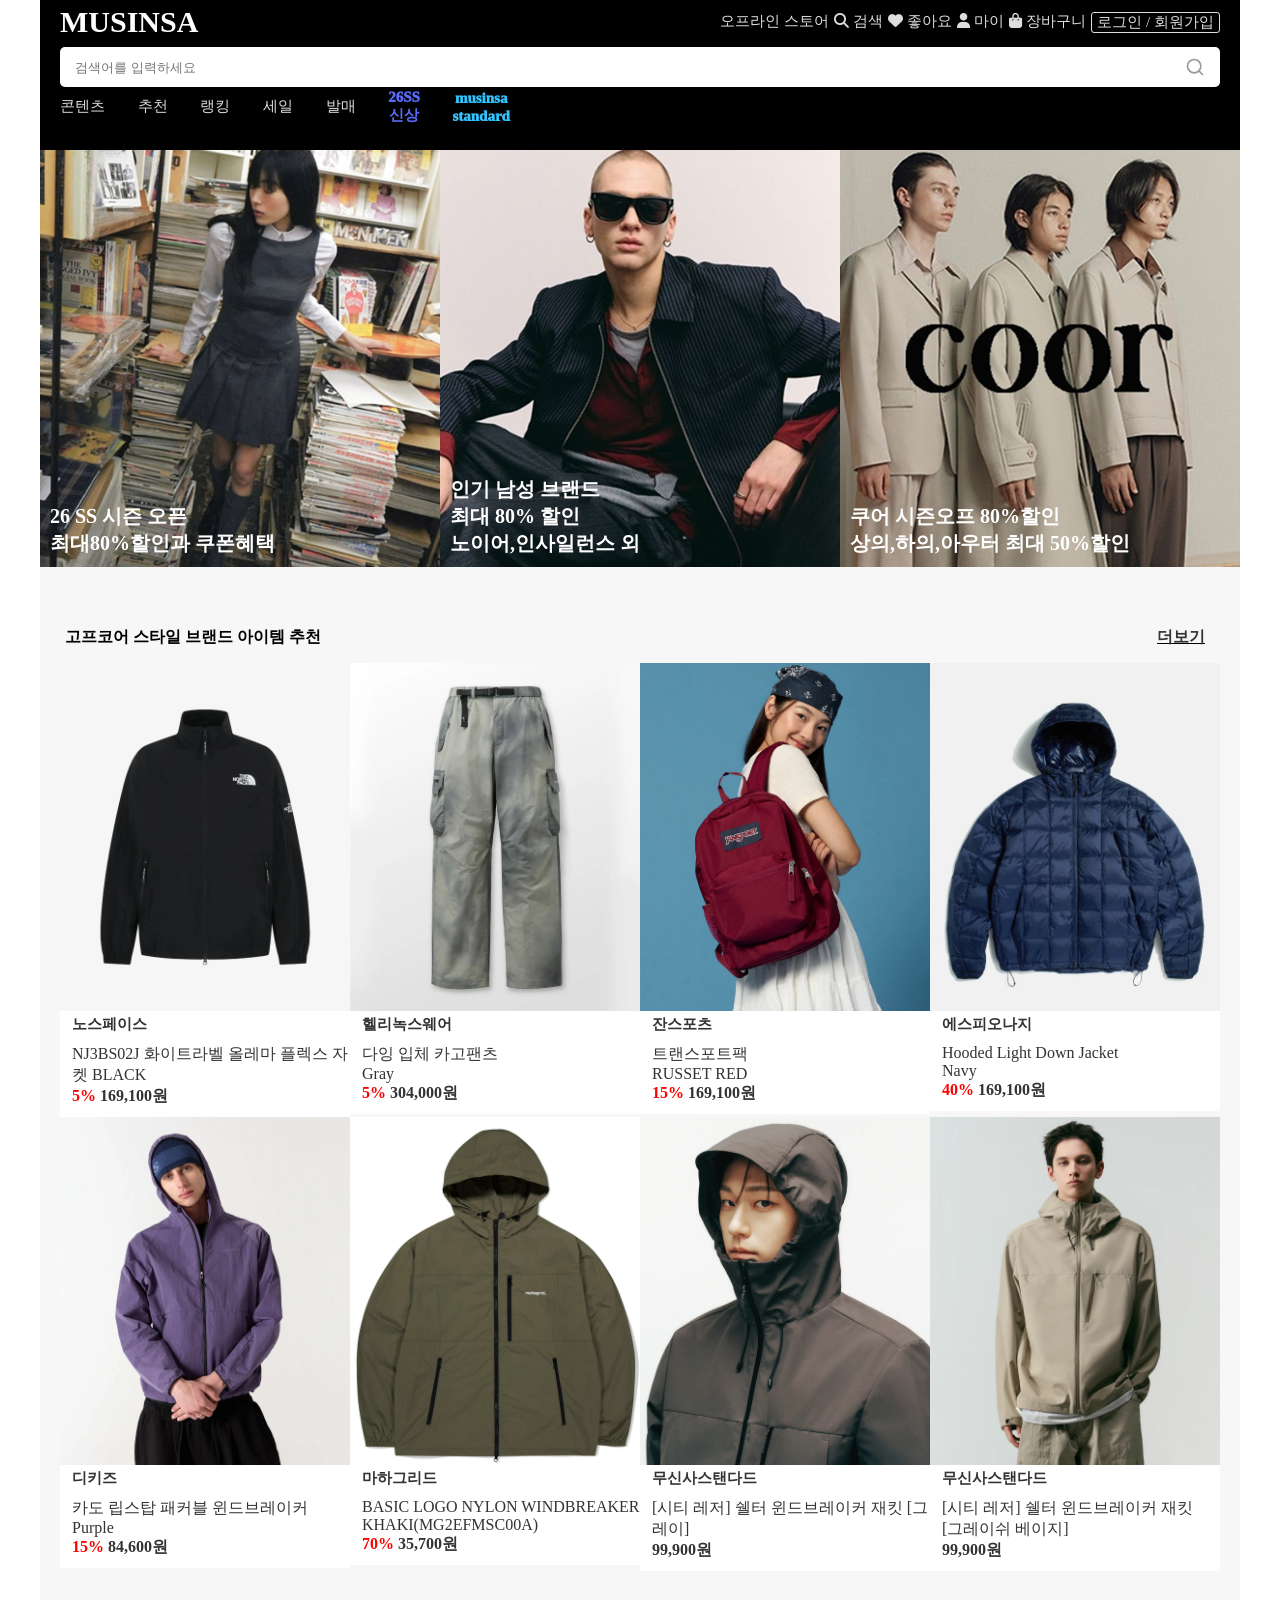
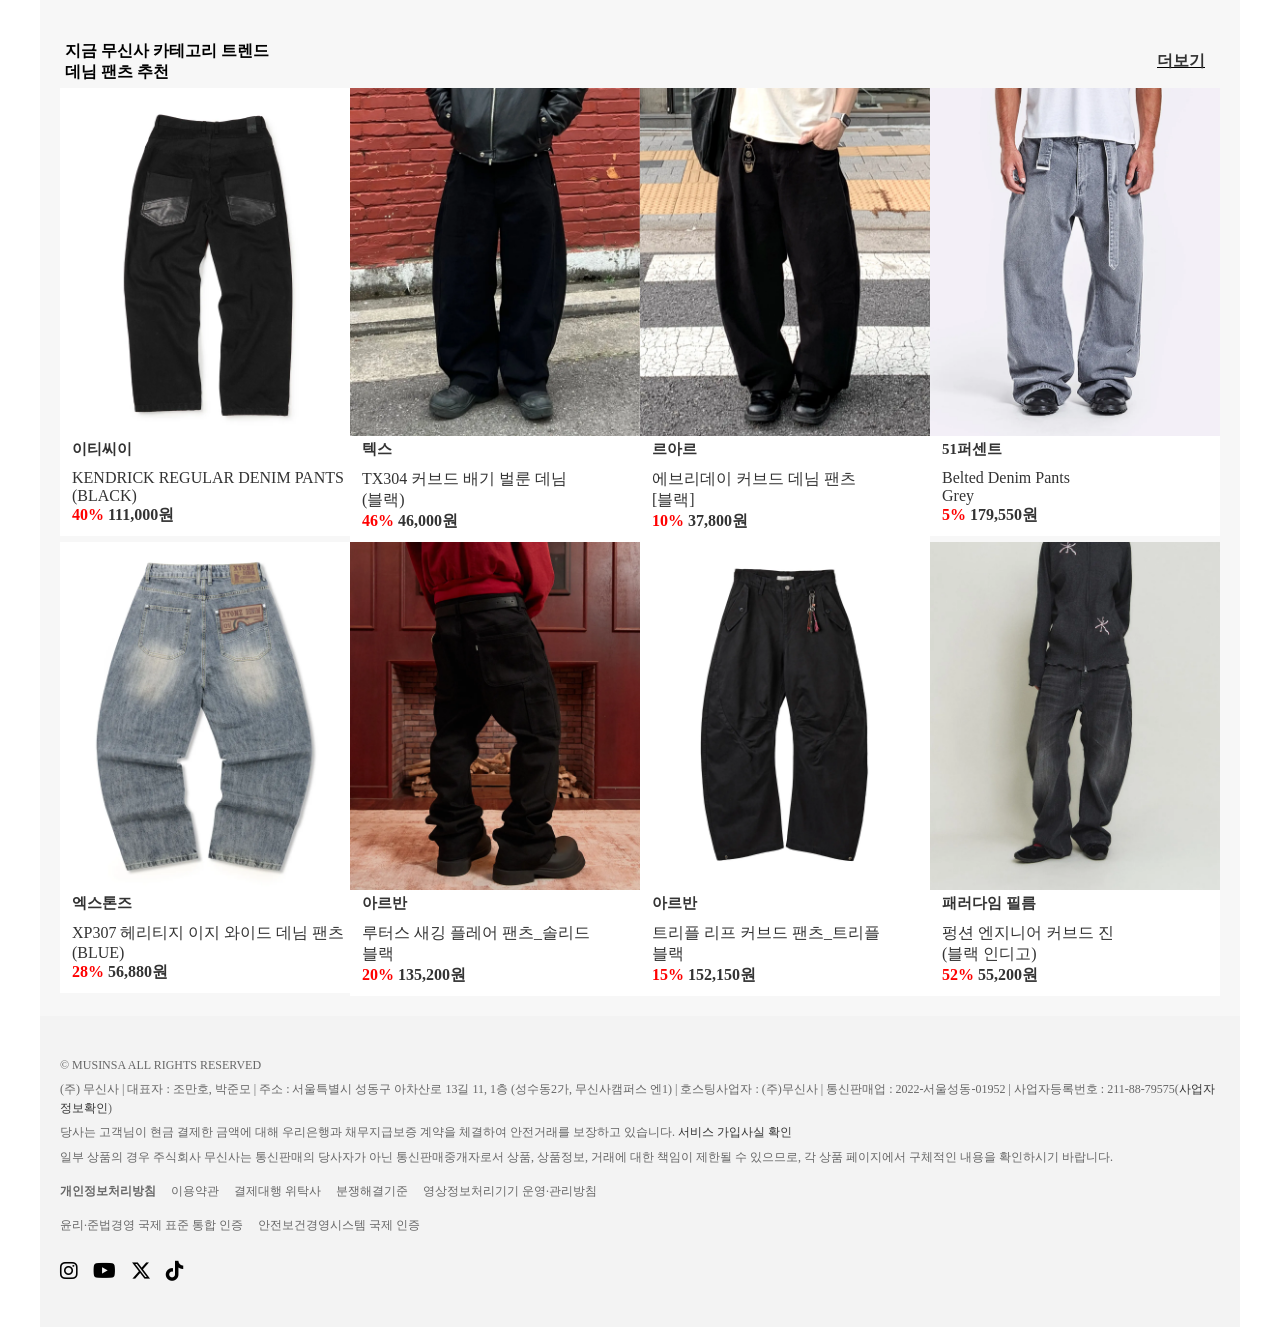
<file: index.html>
<!doctype html>
<html lang="ko">
  <head>
    <meta charset="UTF-8" />
    <meta name="viewport" content="width=device-width, initial-scale=1.0" />
    <title>무신사</title>
    <link
      rel="stylesheet"
      href="https://cdnjs.cloudflare.com/ajax/libs/font-awesome/6.4.2/css/all.min.css"
    />
    <link rel="stylesheet" href="css/index.css" />
  </head>
  <body>
    <div class="wrap">
      <header class="header">
        <div class="logomenu">
          <div class="logo">
            <a href="#">MUSINSA</a>
          </div>
          <div class="menu">
            <div class="offline">
              <ul class="menubar">
                <li><a href="#">오프라인 스토어</a></li>
                <li>
                  <a href="#"
                    ><i class="fa-solid fa-magnifying-glass"></i> 검색</a
                  >
                </li>
                <li>
                  <a href="#"><i class="fa-solid fa-heart"></i> 좋아요</a>
                </li>
                <li>
                  <a href="#"><i class="fa-solid fa-user"></i> 마이</a>
                </li>
                <li>
                  <a href="#"
                    ><i class="fa-solid fa-bag-shopping"></i> 장바구니</a
                  >
                </li>
                <li class="login"><a href="#">로그인 / 회원가입</a></li>
              </ul>
            </div>
          </div>
        </div>

        <div class="search">
          <form
            action=""
            style="position: relative; width: 1160px; margin: 8px auto 0"
          >
            <input
              type="search"
              name=""
              id="search"
              placeholder="검색어를 입력하세요"
            />
            <button type="submit" class="search-btn">
              <svg
                xmlns="http://www.w3.org/2000/svg"
                width="20"
                height="20"
                viewBox="0 0 24 24"
                fill="none"
                stroke="#999"
                stroke-width="2"
                stroke-linecap="round"
                stroke-linejoin="round"
              >
                <circle cx="11" cy="11" r="8"></circle>
                <line x1="21" y1="21" x2="16.65" y2="16.65"></line>
              </svg>
            </button>
          </form>
        </div>

        <div class="undermenu">
          <ul class="undermenulist">
            <li><a href="#">콘텐츠</a></li>
            <li><a href="#">추천</a></li>
            <li><a href="#">랭킹</a></li>
            <li><a href="#">세일</a></li>
            <li><a href="#">발매</a></li>
            <li>
              <a href="#" class="ss">26SS <br />신상</a>
            </li>
            <li>
              <a href="#" class="mt">musinsa <br />standard</a>
            </li>
          </ul>
        </div>
      </header>

      <main class="main">
        <ul class="main-wrap">
          <li>
            <a href="#">
              <div class="mainimg">
                <img src="images/banner3.png" alt="미세키서울" />
                <span class="bannerimginfo"
                  >26 SS 시즌 오픈<br />최대80%할인과 쿠폰혜택</span
                >
              </div>
            </a>
          </li>
          <li>
            <a href="#">
              <div class="mainimg">
                <img src="images/banner2.png" alt="노이어" />
                <span class="bannerimginfo"
                  >인기 남성 브랜드<br />최대 80% 할인<br />노이어,인사일런스
                  외</span
                >
              </div>
            </a>
          </li>
          <li>
            <a href="#">
              <div class="mainimg">
                <img src="images/banner1.png" alt="쿠어" />
                <span class="bannerimginfo"
                  >쿠어 시즌오프 80%할인<br />상의,하의,아우터 최대
                  50%할인</span
                >
              </div>
            </a>
          </li>
        </ul>

        <div class="pdwrap">
          <div class="pdlistinfo">
            <p>고프코어 스타일 브랜드 아이템 추천</p>
            <span class="plus"><a href="#">더보기</a></span>
          </div>
          <ul class="productlist-wrap">
            <li>
              <a href="#">
                <div class="pd-img">
                  <img src="images/thenorthface.jpg" alt="더노스페이스" />
                </div>
                <div class="pd-info">
                  <ul class="pd-info-list">
                    <li><b>노스페이스</b></li>
                    <li>
                      <span class="pdname"
                        >NJ3BS02J 화이트라벨 올레마 플렉스 자켓 BLACK</span
                      >
                    </li>
                    <li>
                      <span class="pdsell">5%</span>
                      <span class="pdprice">169,100원</span>
                    </li>
                  </ul>
                </div>
              </a>
            </li>
            <li>
              <a href="#">
                <div class="pd-img">
                  <img src="images/helinox.jpg" alt="헬리녹스웨어" />
                </div>
                <div class="pd-info">
                  <ul class="pd-info-list">
                    <li><b>헬리녹스웨어</b></li>
                    <li>
                      <span class="pdname">다잉 입체 카고팬츠 <br />Gray</span>
                    </li>
                    <li>
                      <span class="pdsell">5%</span>
                      <span class="pdprice">304,000원</span>
                    </li>
                  </ul>
                </div>
              </a>
            </li>
            <li>
              <a href="#">
                <div class="pd-img">
                  <img src="images/jansport.jpg" alt="잔스포츠" />
                </div>
                <div class="pd-info">
                  <ul class="pd-info-list">
                    <li><b>잔스포츠</b></li>
                    <li>
                      <span class="pdname">트랜스포트팩 <br />RUSSET RED</span>
                    </li>
                    <li>
                      <span class="pdsell">15%</span>
                      <span class="pdprice">169,100원</span>
                    </li>
                  </ul>
                </div>
              </a>
            </li>
            <li>
              <a href="#">
                <div class="pd-img">
                  <img src="images/espionage.jpg" alt="에스피오나지" />
                </div>
                <div class="pd-info">
                  <ul class="pd-info-list">
                    <li><b>에스피오나지</b></li>
                    <li>
                      <span class="pdname"
                        >Hooded Light Down Jacket <br />Navy</span
                      >
                    </li>
                    <li>
                      <span class="pdsell">40%</span>
                      <span class="pdprice">169,100원</span>
                    </li>
                  </ul>
                </div>
              </a>
            </li>
          </ul>
          <ul class="productlist-wrap">
            <li>
              <a href="#">
                <div class="pd-img">
                  <img src="images/dickids.jpg" alt="디키즈" />
                </div>
                <div class="pd-info">
                  <ul class="pd-info-list">
                    <li><b>디키즈</b></li>
                    <li>
                      <span class="pdname"
                        >카도 립스탑 패커블 윈드브레이커 <br />Purple</span
                      >
                    </li>
                    <li>
                      <span class="pdsell">15%</span>
                      <span class="pdprice">84,600원</span>
                    </li>
                  </ul>
                </div>
              </a>
            </li>
            <li>
              <a href="#">
                <div class="pd-img">
                  <img src="images/mahagrid.jpg" alt="마하그리드" />
                </div>
                <div class="pd-info">
                  <ul class="pd-info-list">
                    <li><b>마하그리드</b></li>
                    <li>
                      <span class="pdname"
                        >BASIC LOGO NYLON WINDBREAKER KHAKI(MG2EFMSC00A)</span
                      >
                    </li>
                    <li>
                      <span class="pdsell">70%</span>
                      <span class="pdprice">35,700원</span>
                    </li>
                  </ul>
                </div>
              </a>
            </li>
            <li>
              <a href="#">
                <div class="pd-img">
                  <img src="images/musinsastandard2.jpg" alt="무신사스탠다드" />
                </div>
                <div class="pd-info">
                  <ul class="pd-info-list">
                    <li><b>무신사스탠다드</b></li>
                    <li>
                      <span class="pdname"
                        >[시티 레저] 쉘터 윈드브레이커 재킷 [그레이]</span
                      >
                    </li>
                    <li>
                      <span class="pdsell"></span>
                      <span class="pdprice">99,900원</span>
                    </li>
                  </ul>
                </div>
              </a>
            </li>
            <li>
              <a href="#">
                <div class="pd-img">
                  <img src="images/musinsastandard1.jpg" alt="무신사스탠다드" />
                </div>
                <div class="pd-info">
                  <ul class="pd-info-list">
                    <li><b>무신사스탠다드</b></li>
                    <li>
                      <span class="pdname"
                        >[시티 레저] 쉘터 윈드브레이커 재킷 <br />[그레이쉬
                        베이지]</span
                      >
                    </li>
                    <li>
                      <span class="pdsell"></span>
                      <span class="pdprice">99,900원</span>
                    </li>
                  </ul>
                </div>
              </a>
            </li>
          </ul>
        </div>

        <div class="pdwrap">
          <div class="pdlistinfo">
            <p>지금 무신사 카테고리 트렌드 <br />데님 팬츠 추천</p>
            <span class="plus"><a href="#">더보기</a></span>
          </div>
          <ul class="productlist-wrap">
            <li>
              <a href="#">
                <div class="pd-img">
                  <img src="images/jean1.webp" alt="이티씨이" />
                </div>
                <div class="pd-info">
                  <ul class="pd-info-list">
                    <li><b>이티씨이</b></li>
                    <li>
                      <span class="pdname"
                        >KENDRICK REGULAR DENIM PANTS <br />(BLACK)</span
                      >
                    </li>
                    <li>
                      <span class="pdsell">40%</span>
                      <span class="pdprice">111,000원</span>
                    </li>
                  </ul>
                </div>
              </a>
            </li>
            <li>
              <a href="#">
                <div class="pd-img">
                  <img src="images/jean2.webp" alt="텍스" />
                </div>
                <div class="pd-info">
                  <ul class="pd-info-list">
                    <li><b>텍스</b></li>
                    <li>
                      <span class="pdname"
                        >TX304 커브드 배기 벌룬 데님 <br />(블랙)</span
                      >
                    </li>
                    <li>
                      <span class="pdsell">46%</span>
                      <span class="pdprice">46,000원</span>
                    </li>
                  </ul>
                </div>
              </a>
            </li>
            <li>
              <a href="#">
                <div class="pd-img">
                  <img src="images/jean3.webp" alt="르아르" />
                </div>
                <div class="pd-info">
                  <ul class="pd-info-list">
                    <li><b>르아르</b></li>
                    <li>
                      <span class="pdname"
                        >에브리데이 커브드 데님 팬츠 <br />[블랙]</span
                      >
                    </li>
                    <li>
                      <span class="pdsell">10%</span>
                      <span class="pdprice">37,800원</span>
                    </li>
                  </ul>
                </div>
              </a>
            </li>
            <li>
              <a href="#">
                <div class="pd-img">
                  <img src="images/jean4.webp" alt="51퍼센트" />
                </div>
                <div class="pd-info">
                  <ul class="pd-info-list">
                    <li><b>51퍼센트</b></li>
                    <li>
                      <span class="pdname">Belted Denim Pants <br />Grey</span>
                    </li>
                    <li>
                      <span class="pdsell">5%</span>
                      <span class="pdprice">179,550원</span>
                    </li>
                  </ul>
                </div>
              </a>
            </li>
          </ul>
          <ul class="productlist-wrap">
            <li>
              <a href="#">
                <div class="pd-img">
                  <img src="images/jean5.webp" alt="엑스톤즈" />
                </div>
                <div class="pd-info">
                  <ul class="pd-info-list">
                    <li><b>엑스톤즈</b></li>
                    <li>
                      <span class="pdname"
                        >XP307 헤리티지 이지 와이드 데님 팬츠 <br />(BLUE)</span
                      >
                    </li>
                    <li>
                      <span class="pdsell">28%</span>
                      <span class="pdprice">56,880원</span>
                    </li>
                  </ul>
                </div>
              </a>
            </li>
            <li>
              <a href="#">
                <div class="pd-img">
                  <img src="images/jean6.webp" alt="아르반" />
                </div>
                <div class="pd-info">
                  <ul class="pd-info-list">
                    <li><b>아르반</b></li>
                    <li>
                      <span class="pdname"
                        >루터스 새깅 플레어 팬츠_솔리드 <br />블랙</span
                      >
                    </li>
                    <li>
                      <span class="pdsell">20%</span>
                      <span class="pdprice">135,200원</span>
                    </li>
                  </ul>
                </div>
              </a>
            </li>
            <li>
              <a href="#">
                <div class="pd-img">
                  <img src="images/jean7.webp" alt="아르반" />
                </div>
                <div class="pd-info">
                  <ul class="pd-info-list">
                    <li><b>아르반</b></li>
                    <li>
                      <span class="pdname"
                        >트리플 리프 커브드 팬츠_트리플 <br />블랙</span
                      >
                    </li>
                    <li>
                      <span class="pdsell">15%</span>
                      <span class="pdprice">152,150원</span>
                    </li>
                  </ul>
                </div>
              </a>
            </li>
            <li>
              <a href="#">
                <div class="pd-img">
                  <img src="images/jean8.webp" alt="패러다임 필름" />
                </div>
                <div class="pd-info">
                  <ul class="pd-info-list">
                    <li><b>패러다임 필름</b></li>
                    <li>
                      <span class="pdname"
                        >펑션 엔지니어 커브드 진 <br />(블랙 인디고)</span
                      >
                    </li>
                    <li>
                      <span class="pdsell">52%</span>
                      <span class="pdprice">55,200원</span>
                    </li>
                  </ul>
                </div>
              </a>
            </li>
          </ul>
        </div>
      </main>

      <footer class="footer">
        <div class="footer-inner">
          <div class="footer-info">
            <p class="copyright">© MUSINSA ALL RIGHTS RESERVED</p>
            <p class="company-details">
              (주) 무신사 | 대표자 : 조만호, 박준모 | 주소 : 서울특별시 성동구
              아차산로 13길 11, 1층 (성수동2가, 무신사캠퍼스 엔1) | 호스팅사업자
              : (주)무신사 | 통신판매업 : 2022-서울성동-01952 | 사업자등록번호 :
              211-88-79575(<a href="#">사업자정보확인</a>)
            </p>
            <p class="disclaimer">
              당사는 고객님이 현금 결제한 금액에 대해 우리은행과 채무지급보증
              계약을 체결하여 안전거래를 보장하고 있습니다.
              <a href="#">서비스 가입사실 확인</a>
            </p>
            <p class="notice">
              일부 상품의 경우 주식회사 무신사는 통신판매의 당사자가 아닌
              통신판매중개자로서 상품, 상품정보, 거래에 대한 책임이 제한될 수
              있으므로, 각 상품 페이지에서 구체적인 내용을 확인하시기 바랍니다.
            </p>
          </div>

          <ul class="footer-links">
            <li>
              <a href="#"><b>개인정보처리방침</b></a>
            </li>
            <li><a href="#">이용약관</a></li>
            <li><a href="#">결제대행 위탁사</a></li>
            <li><a href="#">분쟁해결기준</a></li>
            <li><a href="#">영상정보처리기기 운영·관리방침</a></li>
          </ul>

          <ul class="footer-certs">
            <li><a href="#">윤리·준법경영 국제 표준 통합 인증</a></li>
            <li><a href="#">안전보건경영시스템 국제 인증</a></li>
          </ul>

          <div class="footer-social">
            <a href="#"><i class="fa-brands fa-instagram"></i></a>
            <a href="#"><i class="fa-brands fa-youtube"></i></a>
            <a href="#"><i class="fa-brands fa-x-twitter"></i></a>
            <a href="#"><i class="fa-brands fa-tiktok"></i></a>
          </div>
        </div>
      </footer>
    </div>
  </body>
</html>
</file>
<file: css/index.css>
* {
  margin: 0;
  padding: 0;
  box-sizing: border-box;
}

ul,
li {
  list-style: none;
}
a {
  text-decoration: none;
  color: #333;
}

/* 2. Layout (전체 공통 너비) */
.wrap,
.header,
.pdwrap {
  width: 1200px;
  margin: 0 auto;
}

/* 3. Header Section */
.header {
  padding-left: 20px;
  padding-right: 20px;
  padding-top: 5px;
  height: 150px;
  background-color: black;
}

.logomenu {
  display: flex;
  justify-content: space-between;
  align-items: center;
}

.logo a {
  color: white;
  font-size: 30px;
  font-weight: bold;
}

.menu {
  width: 800px;
}
.offline {
  display: flex;
  justify-content: flex-end;
}

.menubar {
  display: flex;
  width: 500px;
  justify-content: space-between;
  text-align: center;
  font-size: 15px;
}

.menubar a {
  color: #dddddd;
}
.menubar .login {
  border: 1px solid #dddddd;
  border-radius: 3px;
  padding: 0 5px;
}

/* 4. Search Bar */
.search-box {
  /* HTML에서 form에 이 클래스를 꼭 넣어줘! */
  position: relative;
  width: 1160px;
  margin: 8px auto 0;
}

#search {
  width: 100%;
  height: 40px;
  border-radius: 5px;
  padding: 0 45px 0 15px;
  border: none;
  outline: none;
}

.search-btn {
  position: absolute;
  right: 15px;
  top: 50%;
  transform: translateY(-50%);
  background: none;
  border: none;
  cursor: pointer;
  display: flex;
  color: #999;
}

/* 5. Sub Menu */
.undermenu {
  width: 450px;
  background-color: black;
  text-align: center;
}

.undermenulist {
  display: flex;
  justify-content: space-between;
  align-items: center;
  padding-left: 0;
  gap: 20px;
  margin-top: 1px;
}

.undermenulist li a {
  color: #dddddd;
  font-size: 15px;
}
.undermenulist li a.ss {
  color: rgb(90, 106, 250);
  font-weight: 1000;
}
.undermenulist li a.mt {
  color: rgb(49, 197, 255);
  font-weight: 1000;
}

/* 6. Image Hover Effects (중복 제거) */
.mainimg,
.pd-img {
  overflow: hidden;
  position: relative;
}

.mainimg img,
.pd-img img {
  width: 100%;
  display: block;
  transition: all 0.2s;
}

.mainimg:hover img,
.pd-img:hover img {
  transform: scale(1.1);
}

/* 7. Main Banner & Content */
.main-wrap,
.productlist-wrap {
  display: flex;
}

.mainimg .bannerimginfo {
  position: absolute;
  left: 10px;
  bottom: 10px;
  font-size: 20px;
  font-weight: bold;
  color: white;
}

.pdwrap {
  background-color: #f7f7f7;
  padding: 20px;
}

.pdlistinfo {
  padding: 30px 5px 5px;
  font-weight: bold;
  display: flex;
  justify-content: space-between;
  align-items: center;
}

.plus {
  text-decoration: underline;
  padding: 10px;
}

/* 8. Product Info */
.pd-info {
  padding-top: 4px;
  background-color: white;
}

.pd-info-list {
  padding: 0 0 10px 12px;
}

.pd-info-list > li > b {
  display: block;
  font-size: 15px;
  margin: 0 0 10px;
}

.pdsell {
  color: red;
  font-weight: bold;
}
.pdprice {
  font-weight: bold;
}

/* 9. Footer Section */
.footer {
  background-color: #f3f3f3;
  padding: 40px 20px;
  color: #666;
  font-size: 12px;
  line-height: 1.6;
}

.footer-inner {
  max-width: 1200px;
  margin: 0 auto;
}
.footer-info p {
  margin-bottom: 5px;
}

.footer-links,
.footer-certs {
  display: flex;
  gap: 15px;
  margin: 15px 0;
}

.footer-links li a,
.footer-certs li a {
  color: #666;
}

.footer-social {
  margin-top: 20px;
  font-size: 20px;
  display: flex;
  gap: 15px;
}

.footer-social a {
  color: black;
}
.isms {
  margin-top: 10px;
}
</file>
